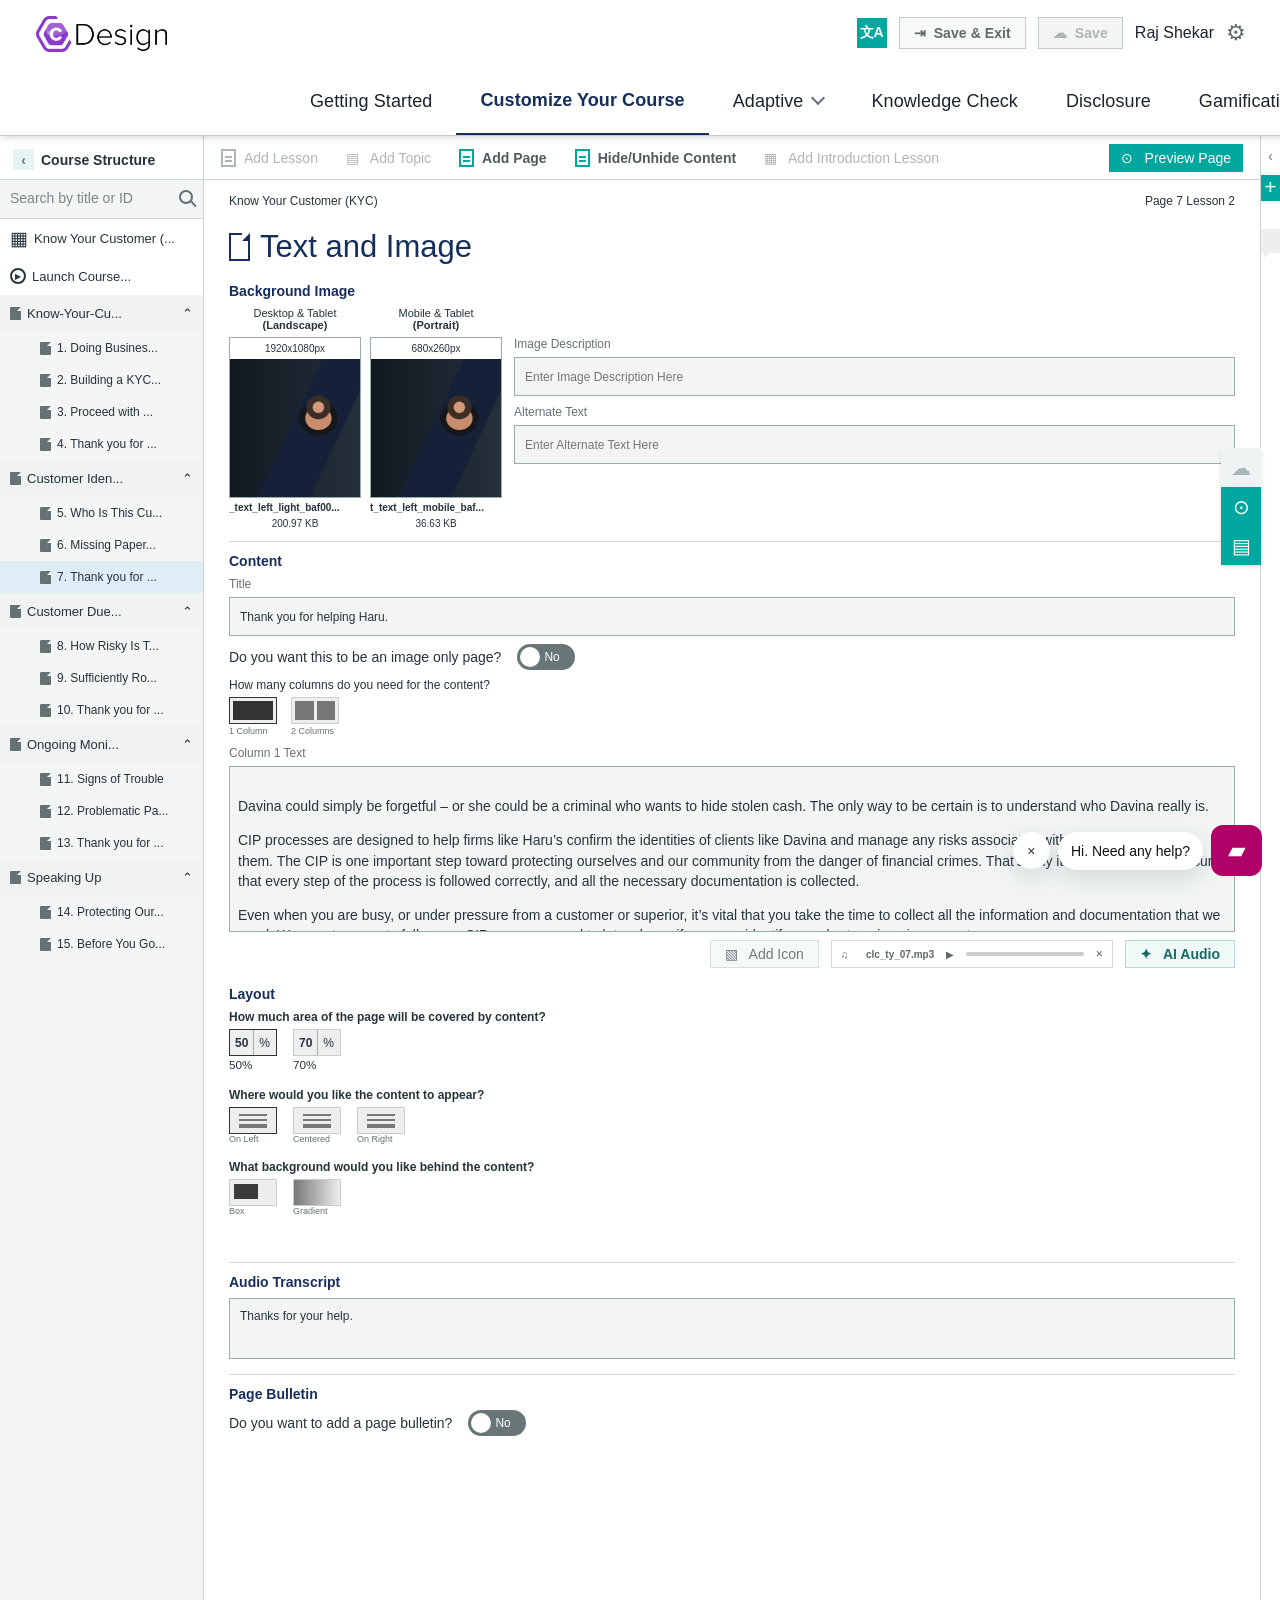
<file: customize-your-course.html>
<!doctype html>
<html lang="en">
<head>
<meta charset="utf-8">
<meta name="viewport" content="width=device-width,initial-scale=1">
<title>CDesign – Text and Image</title>
<style>
  :root{--navy:#162e5c;--teal:#00a79f;--line:#cfd8da;--soft:#f3f6f6;--ink:#25333a;--muted:#6b777b}
  *{box-sizing:border-box}
  html,body{margin:0;font-family:"Proxima Nova","Segoe UI",Arial,sans-serif;color:var(--ink);background:#fff;font-size:14px}
  button,input,textarea{font:inherit}
  .top{height:136px;border-bottom:1px solid #c3cbcb;background:#fff;box-shadow:2px 2px 6px rgba(27,36,43,.16);position:relative;z-index:4}
  .brand{position:absolute;left:36px;top:16px;width:130.5px;height:36px;line-height:1}
  .account{position:absolute;right:34px;top:16px;height:34px;display:flex;align-items:center;gap:12px;color:#596469}
  .lang{width:30px;height:30px;background:var(--teal);color:#fff;display:grid;place-items:center;font-size:14px;font-weight:600}
  .account button{border:1px solid #c3cbcb;background:#f8faf9;color:#5f6a6a;height:32px;padding:0 14px;font-size:14px;font-weight:600;letter-spacing:.08px}
  .account button.disabled{color:#aeb5b6;background:#f3f5f5}
  .account .user{font-size:16px;color:#1b242b;font-weight:400;line-height:1}
  .account .acct-icons{font-size:22px;color:#5f6a6a;line-height:1}
  .mainnav{position:absolute;left:286px;right:232px;bottom:0;height:76px;display:flex;align-items:flex-end;gap:0;white-space:nowrap}
  .mainnav a{color:#1b242b;text-decoration:none;font-size:18px;height:76px;padding:29px 24px 21px;display:flex;align-items:center;line-height:1;letter-spacing:.09px}
  .mainnav a.active{font-weight:600;color:var(--navy);border-bottom:2px solid var(--navy)}
  .chev{margin-left:10px;border:solid #607077;border-width:0 2px 2px 0;padding:4px;transform:rotate(45deg);margin-top:-6px}
  .outline{border:2px solid var(--teal);color:var(--teal);height:32px;padding:0 12px;background:#fff;font-size:12px;font-weight:600;letter-spacing:1.28px;margin-left:14px;transform:translateY(-14px)}
  .outline .btn-icon{font-size:13px;margin-right:7px;line-height:1}
  .workspace{display:grid;grid-template-columns:204px minmax(920px,1fr) 20px}
  .left{border-right:1px solid #cad3d4;background:#f4f5f5;min-height:1490px;position:relative}
  .left-title{height:44px;padding:13px 13px;background:#fff;border-bottom:1px solid var(--line);font-weight:700}
  .back{display:inline-grid;place-items:center;width:21px;height:21px;margin-right:7px;background:#e5f4f3;color:#568282;border-radius:2px}
  .search{height:39px;padding:10px 10px;background:#f4f6f6;border-bottom:1px solid var(--line);color:#7b8588;display:flex;justify-content:space-between}
  .magnify{width:14px;height:14px;border:2px solid #5f7075;border-radius:50%;position:relative}
  .magnify:after{content:"";position:absolute;width:7px;border-top:2px solid #5f7075;right:-6px;bottom:-3px;transform:rotate(48deg)}
  .tree{font-size:12px;overflow:hidden}
  .tree-row{height:32px;display:flex;align-items:center;padding:0 10px;gap:6px;white-space:nowrap}
  .tree-row.group{height:37px;font-size:13px;background:#f1f2f2}
  .tree-row.group.first{background:#fff;height:38px}
  .tree-row.indent{padding-left:40px}
  .tree-row.selected{background:#dfedf7}
  .file{width:11px;height:13px;background:#657273;border-radius:1px;position:relative;flex:0 0 auto}
  .file:after{content:"";position:absolute;right:0;top:0;border-left:4px solid transparent;border-bottom:4px solid #f3f6f6}
  .gridicon{font-size:19px;line-height:1}
  .play{border:2px solid #27363b;border-radius:50%;width:16px;height:16px;display:grid;place-items:center;font-size:8px}
  .ellipsis{overflow:hidden;text-overflow:ellipsis}
  .right-strip{border-left:1px solid #cbd4d5;position:relative}
  .right-strip .collapse{height:39px;background:#fff;display:grid;place-items:center;color:#668083}
  .right-strip .plus{height:26px;background:var(--teal);color:#fff;font-size:21px;text-align:center}
  .comment{margin-top:28px;width:20px;height:24px;background:#eee;border-radius:2px;position:relative}
  .comment:after{content:"";position:absolute;bottom:-5px;left:3px;border-width:5px 5px 0 0;border-style:solid;border-color:#eee transparent transparent transparent}
  .center{min-width:0}
  .tools{height:44px;border-bottom:1px solid var(--line);display:flex;align-items:center;padding:0 17px;gap:28px;color:#596568}
  .tool{display:flex;align-items:center;gap:8px;font-size:14px;font-weight:600}
  .tool.dim{color:#aeb5b6;font-weight:400}
  .docicon{width:15px;height:18px;border:2px solid currentColor;position:relative}
  .docicon:after{content:"";position:absolute;left:2px;right:2px;top:5px;border-top:2px solid currentColor;box-shadow:0 4px currentColor}
  .preview{margin-left:auto;background:var(--teal);border:0;color:#fff;height:28px;padding:0 12px}
  .page{padding:14px 25px 38px;position:relative}
  .crumbline{display:flex;justify-content:space-between;margin:0 0 21px;font-size:12px}
  h1{margin:0 0 18px;color:var(--navy);font-size:31px;font-weight:400;display:flex;gap:10px;align-items:center}
  .pagefile{width:21px;height:28px;border:2px solid var(--navy);position:relative}
  .pagefile:after{content:"";position:absolute;right:-2px;top:-2px;border-left:8px solid white;border-bottom:8px solid var(--navy)}
  h2{font-size:14px;color:var(--navy);margin:0 0 8px;font-weight:700}
  label,.label{display:block;color:#657174;font-size:12px;margin-bottom:6px}
  .bgrow{display:grid;grid-template-columns:132px 132px minmax(350px,1fr);gap:10px 9px;align-items:start}
  .asset-title{text-align:center;font-size:11px;line-height:12px;height:30px}
  .asset{border:1px solid #98aaac}
  .dimension{text-align:center;height:21px;line-height:21px;font-size:10px}
  .portrait{height:138px;background:radial-gradient(circle at 68% 35%,#d29b7b 0 4%,#3d2d27 5% 9%,transparent 10%),radial-gradient(ellipse at 68% 43%,#c88e6d 0 10%,#15171c 11% 15%,transparent 16%),linear-gradient(115deg,transparent 47%,#142139 48% 74%,transparent 75%),linear-gradient(90deg,#111821,#25303b)}
  .portrait.mobile{background-position:center}
  .filename{font-size:10px;font-weight:600;white-space:nowrap;overflow:hidden;text-overflow:ellipsis;margin-top:4px}
  .size{text-align:center;font-size:10px;margin-top:5px}
  .fields{padding:30px 0 0 3px}
  .fields input{height:39px;margin-bottom:9px}
  input.text,textarea.text{width:100%;border:1px solid #9bacad;background:#f3f5f5;color:#27343a;padding:10px;font-size:12px;resize:none}
  .section{border-top:1px solid var(--line);margin-top:12px;padding-top:11px}
  .title-input{height:39px}
  .toggle-line{display:flex;align-items:center;gap:16px;margin:8px 0}
  .toggle{width:58px;height:26px;border-radius:16px;background:#697678;color:#fff;display:flex;align-items:center;padding:3px;font-size:12px}
  .toggle:before{content:"";width:20px;height:20px;border-radius:50%;background:#fff;margin-right:4px}
  .choice-title{font-size:12px;margin:8px 0 5px}
  .choices{display:flex;gap:14px;margin-bottom:10px}
  .choice{font-size:9px;color:#657174;text-align:left}
  .choice .graphic{width:48px;height:27px;border:1px solid #ccd1d2;background:#eee;padding:3px;margin-bottom:2px}
  .choice.active .graphic{border-color:#333}
  .onebar{height:19px;background:#333}
  .twobar{display:flex;gap:3px;height:19px}.twobar i{display:block;flex:1;background:#777}
  .editor{height:166px;padding:15px 8px!important;line-height:1.45;overflow:hidden;background:#f3f5f5;border:1px solid #9bacad;color:#27343a}
  .media-row{display:flex;justify-content:flex-end;gap:12px;flex-wrap:wrap;margin:8px 0 18px}
  .smallbtn{height:28px;border:1px solid #d5dddd;background:#f5faf9;color:#6f797b;padding:0 14px}
  .audio{width:282px;height:28px;border:1px solid #d5dddd;display:flex;align-items:center;gap:12px;padding:0 9px;font-size:10px;color:#60686a}
  .audio__remove{background:none;border:none;padding:0;cursor:pointer;color:#60686a;font-size:12px;line-height:1;margin-left:auto}
  .smallbtn--ai{border-color:#b9d8d6;background:#eef9f8;color:#166a66;font-weight:600}
  .progress{height:4px;background:#ccc;flex:1;border-radius:4px}
  .layout{margin-top:6px;padding-bottom:18px}
  .layout p{font-size:12px;margin:0 0 5px;font-weight:600}
  .minirow{display:flex;gap:16px;margin-bottom:16px}
  .percent{display:flex;width:48px;height:27px;border:1px solid #ccc;background:#eee;align-items:center;font-size:12px}
  .percent.active{border-color:#333}
  .percent b{padding:0 5px}.percent span{border-left:1px solid #aaa;height:100%;display:grid;place-items:center;padding:0 5px}
  .alignbox{width:48px;height:27px;border:1px solid #ccc;background:#eee;display:grid;place-items:center}
  .active .alignbox{border-color:#333}
  .lines{width:28px;height:14px;background:linear-gradient(#777 0 2px,transparent 2px 5px,#777 5px 7px,transparent 7px 10px,#777 10px 12px)}
  .bgbox{width:48px;height:27px;border:1px solid #ccc;background:#eee;padding:4px}.bgbox i{display:block;width:24px;height:15px;background:#3b3b3b}
  .gradient{background:linear-gradient(90deg,#777,#eee)}
  .transcript{height:61px}
  .floating-tools{position:fixed;right:19px;top:448px;width:40px;box-shadow:0 2px 4px #0002;z-index:5}
  .floating-tools div{height:39px;display:grid;place-items:center;background:var(--teal);color:#fff;font-size:20px}
  .floating-tools div:first-child{background:#eff3f3;color:#a9b7b8}
  .help{position:fixed;right:18px;bottom:24px;z-index:8;display:flex;align-items:center;gap:8px}
  .help .x,.help .bubble{background:#fff;box-shadow:0 8px 25px #5b77773b}
  .help .x{width:37px;height:37px;border-radius:50%;display:grid;place-items:center}
  .help .bubble{border-radius:20px;padding:11px 13px;color:#111}
  .help .chat{width:51px;height:51px;border-radius:12px;background:#b00068;color:#fff;display:grid;place-items:center;font-size:23px;margin-left:0}
  .transcript-modal-overlay{position:fixed;inset:0;background:rgba(19,28,36,.34);display:none;align-items:center;justify-content:center;z-index:60;padding:24px}
  .transcript-modal-overlay.is-visible{display:flex}
  .transcript-modal{width:min(560px,100%);background:#fff;border:1px solid #cbd4d5;border-radius:4px;box-shadow:0 16px 40px rgba(27,36,43,.24);padding:22px 24px 18px}
  .transcript-modal__title{margin:0 0 10px;font-size:18px;line-height:1.35;color:#162e5c;font-weight:600}
  .transcript-modal__body{margin:0;color:#25333a;font-size:14px;line-height:1.55}
  .transcript-modal__actions{display:flex;justify-content:flex-end;gap:10px;margin-top:20px}
  .transcript-modal__button{height:32px;padding:0 16px;border-radius:2px;border:1px solid #00a79f;background:#fff;color:#00a79f;font-size:12px;font-weight:600;letter-spacing:.08px;cursor:pointer}
  .transcript-modal__button--primary{background:#00a79f;color:#fff}
  .ai-audio-modal-overlay{position:fixed;inset:0;background:rgba(19,28,36,.34);display:none;align-items:center;justify-content:center;z-index:65;padding:24px}
  .ai-audio-modal-overlay.is-visible{display:flex}
  .ai-audio-modal{width:min(720px,100%);max-height:min(90vh,820px);overflow:auto;background:#fff;border:1px solid #cbd4d5;border-radius:4px;box-shadow:0 16px 40px rgba(27,36,43,.24);padding:22px 24px 20px}
  .ai-audio-modal__header{display:flex;justify-content:space-between;align-items:center;gap:16px;margin-bottom:14px}
  .ai-audio-modal__title{margin:0;font-size:20px;line-height:1.3;color:#162e5c;font-weight:600}
  .ai-audio-modal__close{border:none;background:none;color:#5f6a6a;font-size:24px;line-height:1;cursor:pointer;padding:0}
  .ai-audio-modal__label{display:block;color:#657174;font-size:12px;margin:12px 0 6px}
  .ai-audio-modal__textarea{width:100%;min-height:150px;border:1px solid #9bacad;background:#f3f5f5;color:#27343a;padding:10px;font-size:12px;resize:vertical}
  .ai-audio-modal__option-row{display:flex;align-items:center;justify-content:space-between;gap:12px;margin-top:12px}
  .ai-audio-modal__checkbox{display:flex;align-items:center;gap:8px;font-size:13px;color:#25333a}
  .ai-audio-modal__utility-row{display:flex;justify-content:space-between;align-items:center;gap:12px;margin-top:10px;flex-wrap:wrap}
  .ai-audio-modal__secondary{height:32px;padding:0 12px;border:1px solid #c3cbcb;background:#fff;color:#5f6a6a;font-size:12px;font-weight:600;cursor:pointer}
  .ai-audio-modal__selects-row{display:flex;gap:12px;margin-top:12px;flex-wrap:wrap}
  .ai-audio-modal__select-group{display:flex;flex-direction:column;gap:5px;flex:1;min-width:150px}
  .ai-audio-modal__select-label{font-size:11px;color:#657174;font-weight:600}
  .ai-audio-modal__select{height:32px;border:1px solid #9bacad;background:#f3f5f5;color:#27343a;padding:0 8px;font-size:12px;width:100%}
  .page-pronunciation-icon{background:none;border:none;padding:0 0 0 6px;cursor:pointer;color:#00a79f;font-size:15px;vertical-align:middle;line-height:1;opacity:.7}
  .page-pronunciation-icon.is-active{opacity:1}
  .page-pronunciation-block{display:none;margin-top:8px}
  .page-pronunciation-block.is-visible{display:block}
  .page-pronunciation-actions{display:flex;justify-content:flex-end;margin-bottom:5px}
  .page-pronunciation-copy{height:26px;padding:0 10px;border:1px solid #c3cbcb;background:#fff;color:#5f6a6a;font-size:11px;cursor:pointer}
  .ai-audio-modal__pronunciation{display:none;margin-top:10px}
  .ai-audio-modal__pronunciation.is-visible{display:block}
  .ai-audio-modal__status{display:none;margin-top:16px;padding:10px 12px;background:#eef9f8;border:1px solid #b9d8d6;color:#166a66;font-size:12px}
  .ai-audio-modal__status.is-visible{display:block}
  .ai-audio-modal__preview{display:none;margin-top:16px;padding-top:14px;border-top:1px solid #dfe6e7}
  .ai-audio-modal__preview.is-visible{display:block}
  .ai-audio-modal__preview-title{margin:0 0 10px;color:#162e5c;font-size:14px;font-weight:600}
  .ai-audio-modal__footer{display:flex;justify-content:flex-end;gap:10px;margin-top:18px;flex-wrap:wrap}
  .ai-audio-modal__button{height:32px;padding:0 16px;border-radius:2px;border:1px solid #00a79f;background:#fff;color:#00a79f;font-size:12px;font-weight:600;letter-spacing:.08px;cursor:pointer}
  .ai-audio-modal__button--primary{background:#00a79f;color:#fff}
  .ai-audio-modal__button--accept{display:none}
  .ai-audio-modal__button--accept.is-visible{display:inline-flex;align-items:center}
  @media(max-width:1050px){.mainnav{left:210px;right:20px;gap:4px}.mainnav a{font-size:18px;padding:29px 12px 21px}.mainnav a:nth-child(n+5){display:none}.outline{display:none}.brand{font-size:32px;top:16px}.brand-logo{width:32px;height:32px}.account{gap:6px;right:16px}.account .user{font-size:16px}.account .acct-icons{font-size:16px}.workspace{grid-template-columns:190px minmax(720px,1fr) 18px}.tools{gap:12px}.bgrow{grid-template-columns:130px 130px minmax(300px,1fr)}}
</style>
</head>
<body>
<header class="top">
  <div class="brand"><div data-name="Design_default" style="position:relative;width:130.5px;height:36px;"><img alt="" src="assets/a2aa491941b47983483d223e826dc4afe3abf73d.png" style="position:absolute;inset:0;width:100%;height:100%;max-width:none;object-fit:cover;pointer-events:none;display:block;"></div></div>
  <div class="account"><span class="lang">文A</span><button>⇥&nbsp; Save &amp; Exit</button><button class="disabled">☁&nbsp; Save</button><span class="user">Raj Shekar</span><span class="acct-icons">⚙</span></div>
  <nav class="mainnav">
    <a href="index.html">Getting Started</a><a class="active">Customize Your Course</a><a>Adaptive <i class="chev"></i></a>
    <a>Knowledge Check</a><a>Disclosure</a><a>Gamification</a><a>Features</a>
    <button class="outline"><span class="btn-icon">⊙</span>Preview Course</button><button class="outline"><span class="btn-icon">↕</span>Import/Export XML</button>
  </nav>
</header>
<div class="workspace">
  <aside class="left">
    <div class="left-title"><span class="back">‹</span>Course Structure</div>
    <div class="search"><span>Search by title or ID</span><span class="magnify"></span></div>
    <div class="tree">
      <div class="tree-row group first"><span class="gridicon">▦</span><span class="ellipsis">Know Your Customer (...</span></div>
      <div class="tree-row group first"><span class="play">▶</span><span class="ellipsis">Launch Course...</span></div>
      <div class="tree-row group"><span class="file"></span><span class="ellipsis">Know-Your-Cu...</span><span style="margin-left:auto">⌃</span></div>
      <div class="tree-row indent"><span class="file"></span><span>1. Doing Busines...</span></div>
      <div class="tree-row indent"><span class="file"></span><span>2. Building a KYC...</span></div>
      <div class="tree-row indent"><span class="file"></span><span>3. Proceed with ...</span></div>
      <div class="tree-row indent"><span class="file"></span><span>4. Thank you for ...</span></div>
      <div class="tree-row group"><span class="file"></span><span>Customer Iden...</span><span style="margin-left:auto">⌃</span></div>
      <div class="tree-row indent"><span class="file"></span><span>5. Who Is This Cu...</span></div>
      <div class="tree-row indent"><span class="file"></span><span>6. Missing Paper...</span></div>
      <div class="tree-row indent selected"><span class="file"></span><span>7. Thank you for ...</span></div>
      <div class="tree-row group"><span class="file"></span><span>Customer Due...</span><span style="margin-left:auto">⌃</span></div>
      <div class="tree-row indent"><span class="file"></span><span>8. How Risky Is T...</span></div>
      <div class="tree-row indent"><span class="file"></span><span>9. Sufficiently Ro...</span></div>
      <div class="tree-row indent"><span class="file"></span><span>10. Thank you for ...</span></div>
      <div class="tree-row group"><span class="file"></span><span>Ongoing Moni...</span><span style="margin-left:auto">⌃</span></div>
      <div class="tree-row indent"><span class="file"></span><span>11. Signs of Trouble</span></div>
      <div class="tree-row indent"><span class="file"></span><span>12. Problematic Pa...</span></div>
      <div class="tree-row indent"><span class="file"></span><span>13. Thank you for ...</span></div>
      <div class="tree-row group"><span class="file"></span><span>Speaking Up</span><span style="margin-left:auto">⌃</span></div>
      <div class="tree-row indent"><span class="file"></span><span>14. Protecting Our...</span></div>
      <div class="tree-row indent"><span class="file"></span><span>15. Before You Go...</span></div>
    </div>
  </aside>
  <main class="center">
    <div class="tools">
      <div class="tool dim"><span class="docicon"></span>Add Lesson</div><div class="tool dim">▤ &nbsp; Add Topic</div>
      <div class="tool" style="color:var(--teal)"><span class="docicon"></span><span style="color:#505b5e">Add Page</span></div>
      <div class="tool" style="color:var(--teal)"><span class="docicon"></span><span style="color:#505b5e">Hide/Unhide Content</span></div>
      <div class="tool dim">▦ &nbsp; Add Introduction Lesson</div><button class="preview">⊙ &nbsp; Preview Page</button>
    </div>
    <div class="page">
      <div class="crumbline"><span>Know Your Customer (KYC)</span><span>Page 7 Lesson 2</span></div>
      <h1><span class="pagefile"></span>Text and Image</h1>
      <h2>Background Image</h2>
      <div class="bgrow">
        <div><div class="asset-title">Desktop &amp; Tablet<br><b>(Landscape)</b></div><div class="asset"><div class="dimension">1920x1080px</div><div class="portrait"></div></div><div class="filename">_text_left_light_baf00...</div><div class="size">200.97 KB</div></div>
        <div><div class="asset-title">Mobile &amp; Tablet<br><b>(Portrait)</b></div><div class="asset"><div class="dimension">680x260px</div><div class="portrait mobile"></div></div><div class="filename">t_text_left_mobile_baf...</div><div class="size">36.63 KB</div></div>
        <div class="fields"><label>Image Description</label><input class="text" placeholder="Enter Image Description Here"><label>Alternate Text</label><input class="text" placeholder="Enter Alternate Text Here"></div>
      </div>
      <section class="section">
        <h2>Content</h2><label>Title</label><input class="text title-input" value="Thank you for helping Haru.">
        <div class="toggle-line"><span>Do you want this to be an image only page?</span><span class="toggle">No</span></div>
        <div class="choice-title">How many columns do you need for the content?</div>
        <div class="choices"><div class="choice active"><div class="graphic"><div class="onebar"></div></div>1 Column</div><div class="choice"><div class="graphic"><div class="twobar"><i></i><i></i></div></div>2 Columns</div></div>
        <label>Column 1 Text</label>
        <div class="text editor" contenteditable="true">
          <p>Davina could simply be forgetful – or she could be a criminal who wants to hide stolen cash. The only way to be certain is to understand who Davina really is.</p>
          <p>CIP processes are designed to help firms like Haru’s confirm the identities of clients like Davina and manage any risks associated with doing business with them. The CIP is one important step toward protecting ourselves and our community from the danger of financial crimes. That’s why it’s important to make sure that every step of the process is followed correctly, and all the necessary documentation is collected.</p>
          <p>Even when you are busy, or under pressure from a customer or superior, it’s vital that you take the time to collect all the information and documentation that we need. We count on you to follow our CIP processes and to let us know if you ever identify any shortcomings in our system.</p>
        </div>
        <div class="media-row"><button class="smallbtn">▧ &nbsp; Add Icon</button><div class="audio" id="audio-player">♫ &nbsp; <b id="audio-filename">clc_ty_07.mp3</b><span>▶</span><span class="progress"></span><button type="button" class="audio__remove" aria-label="Remove audio">×</button></div><button type="button" class="smallbtn" id="add-audio-btn" style="display:none">&#9834; &nbsp; Add Audio</button><button type="button" class="smallbtn smallbtn--ai" id="ai-audio-btn">&#10022; &nbsp; AI Audio</button><input type="file" id="audio-file-input" accept=".mp3,audio/mpeg" style="display:none"></div>
        <div class="layout">
          <h2>Layout</h2>
          <p>How much area of the page will be covered by content?</p>
          <div class="minirow"><div><div class="percent active"><b>50</b><span>%</span></div><small>50%</small></div><div><div class="percent"><b>70</b><span>%</span></div><small>70%</small></div></div>
          <p>Where would you like the content to appear?</p>
          <div class="minirow"><div class="choice active"><div class="alignbox"><span class="lines"></span></div>On Left</div><div class="choice"><div class="alignbox"><span class="lines"></span></div>Centered</div><div class="choice"><div class="alignbox"><span class="lines"></span></div>On Right</div></div>
          <p>What background would you like behind the content?</p>
          <div class="minirow"><div class="choice active"><div class="bgbox"><i></i></div>Box</div><div class="choice"><div class="bgbox gradient"></div>Gradient</div></div>
        </div>
      </section>
      <section class="section">
        <h2>Audio Transcript<button type="button" class="page-pronunciation-icon" id="page-pronunciation-toggle" style="display:none" title="Custom pronunciations active — click to toggle">&#128263;</button></h2>
        <textarea class="text transcript">Thanks for your help.</textarea>
        <div class="page-pronunciation-block" id="page-pronunciation-block">
          <div class="page-pronunciation-actions"><button type="button" class="page-pronunciation-copy" id="page-pronunciation-copy">Copy transcript to pronunciation</button></div>
          <textarea class="text" id="page-pronunciation-field" style="min-height:60px" placeholder="Custom pronunciation text…"></textarea>
        </div>
      </section>
      <section class="section"><h2>Page Bulletin</h2><div class="toggle-line"><span>Do you want to add a page bulletin?</span><span class="toggle">No</span></div></section>
    </div>
  </main>
  <aside class="right-strip"><div class="collapse">‹</div><div class="plus">+</div><div class="comment"></div></aside>
</div>
<div class="floating-tools"><div>☁</div><div>⊙</div><div>▤</div></div>
<div class="help"><div class="x">×</div><div class="bubble">Hi. Need any help?</div><div class="chat">▰</div></div>
<div class="ai-audio-modal-overlay" id="ai-audio-modal-overlay">
  <div class="ai-audio-modal" role="dialog" aria-modal="true" aria-labelledby="ai-audio-modal-title">
    <div class="ai-audio-modal__header">
      <h2 class="ai-audio-modal__title" id="ai-audio-modal-title">AI Audio</h2>
      <button type="button" class="ai-audio-modal__close" id="ai-audio-close" aria-label="Close">×</button>
    </div>
    <label class="ai-audio-modal__label" for="ai-audio-transcript">Transcript</label>
    <textarea class="ai-audio-modal__textarea" id="ai-audio-transcript"></textarea>
    <div class="ai-audio-modal__option-row">
      <label class="ai-audio-modal__checkbox"><input type="checkbox" id="ai-audio-pronunciations-toggle"> <span>Use custom pronunciations.</span></label>
    </div>
    <div class="ai-audio-modal__selects-row">
      <div class="ai-audio-modal__select-group">
        <label class="ai-audio-modal__select-label" for="ai-audio-voice-select">Voice</label>
        <select class="ai-audio-modal__select" id="ai-audio-voice-select">
          <option value="male1">Male 1</option>
          <option value="male2">Male 2</option>
          <option value="female1">Female 1</option>
          <option value="female2">Female 2</option>
        </select>
      </div>
      <div class="ai-audio-modal__select-group">
        <label class="ai-audio-modal__select-label" for="ai-audio-tone-select">Tone</label>
        <select class="ai-audio-modal__select" id="ai-audio-tone-select">
          <option value="formal">Formal</option>
          <option value="friendly">Friendly</option>
          <option value="neutral">Neutral</option>
          <option value="professional">Professional</option>
        </select>
      </div>
    </div>
    <div class="ai-audio-modal__pronunciation" id="ai-audio-pronunciation-block">
      <div class="ai-audio-modal__utility-row">
        <label class="ai-audio-modal__label" for="ai-audio-pronunciations">Pronunciation Text</label>
        <button type="button" class="ai-audio-modal__secondary" id="ai-audio-copy-transcript">Copy From Transcript</button>
      </div>
      <textarea class="ai-audio-modal__textarea" id="ai-audio-pronunciations"></textarea>
    </div>
    <div class="ai-audio-modal__status" id="ai-audio-status">Generating audio preview...</div>
    <div class="ai-audio-modal__preview" id="ai-audio-preview">
      <p class="ai-audio-modal__preview-title">Generated Audio Preview</p>
      <div class="audio">♫ &nbsp; <b id="ai-generated-filename">ai_generated_page_audio.mp3</b><span>▶</span><span class="progress"></span></div>
    </div>
    <div class="ai-audio-modal__footer">
      <button type="button" class="ai-audio-modal__button" id="ai-audio-cancel">Cancel</button>
      <button type="button" class="ai-audio-modal__button ai-audio-modal__button--accept" id="ai-audio-accept">Accept Audio</button>
      <button type="button" class="ai-audio-modal__button ai-audio-modal__button--primary" id="ai-audio-generate">Generate</button>
    </div>
  </div>
</div>
<script>
  (function () {
    var transcriptField = document.querySelector('.transcript');
    if (!transcriptField) {
      return;
    }

    var translationAssistPreferenceKey = 'cat.translationAssistEnabled';
    var reviewDelayMs = 3000;
    var reviewTimer = null;
    var transcriptReviewModal = null;
    var acknowledgedTranscriptValue = transcriptField.value;

    function isTranslationAssistEnabled() {
      try {
        return window.localStorage.getItem(translationAssistPreferenceKey) === 'true';
      } catch (error) {
        return false;
      }
    }

    function ensureTranscriptReviewModal() {
      if (transcriptReviewModal) {
        return transcriptReviewModal;
      }

      transcriptReviewModal = document.createElement('div');
      transcriptReviewModal.className = 'transcript-modal-overlay';
      transcriptReviewModal.innerHTML = '' +
        '<div class="transcript-modal" role="dialog" aria-modal="true" aria-labelledby="transcript-review-title">' +
          '<h2 id="transcript-review-title" class="transcript-modal__title">Transcript updated</h2>' +
          '<p class="transcript-modal__body">We have noticed that you have edited the transcript. Do you wish to regenerate the page audio for this page?</p>' +
          '<div class="transcript-modal__actions">' +
            '<button type="button" class="transcript-modal__button transcript-modal__button--cancel">Cancel</button>' +
            '<button type="button" class="transcript-modal__button transcript-modal__button--primary transcript-modal__button--yes">Yes</button>' +
          '</div>' +
        '</div>';

      transcriptReviewModal.addEventListener('click', function (event) {
        if (event.target === transcriptReviewModal) {
          closeTranscriptReviewModal();
        }
      });

      transcriptReviewModal.querySelector('.transcript-modal__button--cancel').addEventListener('click', closeTranscriptReviewModal);
      transcriptReviewModal.querySelector('.transcript-modal__button--yes').addEventListener('click', function () {
        acknowledgedTranscriptValue = transcriptField.value;
        closeTranscriptReviewModal();
        openAiAudioModal();
      });

      document.body.appendChild(transcriptReviewModal);
      return transcriptReviewModal;
    }

    function closeTranscriptReviewModal() {
      if (!transcriptReviewModal) {
        return;
      }

      acknowledgedTranscriptValue = transcriptField.value;
      transcriptReviewModal.classList.remove('is-visible');
    }

    function showTranscriptReviewModal() {
      if (!isTranslationAssistEnabled()) {
        return;
      }

      if (transcriptField.value === acknowledgedTranscriptValue) {
        return;
      }

      ensureTranscriptReviewModal().classList.add('is-visible');
    }

    function scheduleTranscriptReviewModal() {
      if (reviewTimer) {
        window.clearTimeout(reviewTimer);
      }

      reviewTimer = window.setTimeout(function () {
        showTranscriptReviewModal();
      }, reviewDelayMs);
    }

    transcriptField.addEventListener('input', function () {
      scheduleTranscriptReviewModal();
    });

    transcriptField.addEventListener('paste', function () {
      scheduleTranscriptReviewModal();
    });

    var audioPlayer = document.getElementById('audio-player');
    var addAudioBtn = document.getElementById('add-audio-btn');
    var aiAudioBtn = document.getElementById('ai-audio-btn');
    var audioFileInput = document.getElementById('audio-file-input');
    var audioFilename = document.getElementById('audio-filename');
    var aiAudioOverlay = document.getElementById('ai-audio-modal-overlay');
    var aiAudioTranscriptField = document.getElementById('ai-audio-transcript');
    var aiAudioPronunciationsToggle = document.getElementById('ai-audio-pronunciations-toggle');
    var aiAudioPronunciationBlock = document.getElementById('ai-audio-pronunciation-block');
    var aiAudioPronunciationsField = document.getElementById('ai-audio-pronunciations');
    var aiAudioCopyTranscriptBtn = document.getElementById('ai-audio-copy-transcript');
    var aiAudioStatus = document.getElementById('ai-audio-status');
    var pagePronunciationToggle = document.getElementById('page-pronunciation-toggle');
    var pagePronunciationBlock = document.getElementById('page-pronunciation-block');
    var pagePronunciationField = document.getElementById('page-pronunciation-field');
    var pagePronunciationCopy = document.getElementById('page-pronunciation-copy');
    var aiAudioPreview = document.getElementById('ai-audio-preview');
    var aiGeneratedFilename = document.getElementById('ai-generated-filename');
    var aiAudioGenerateBtn = document.getElementById('ai-audio-generate');
    var aiAudioAcceptBtn = document.getElementById('ai-audio-accept');
    var aiAudioCancelBtn = document.getElementById('ai-audio-cancel');
    var aiAudioCloseBtn = document.getElementById('ai-audio-close');
    var pronunciationDraft = '';
    var generatedAudioFileName = '';
    var generationTimer = null;

    function getPlainTranscriptText() {
      var columnEditor = document.querySelector('.editor');
      if (!columnEditor) {
        return '';
      }

      return columnEditor.innerText.replace(/\n{3,}/g, '\n\n').trim();
    }

    function closeAiAudioModal() {
      if (!aiAudioOverlay) {
        return;
      }

      if (generationTimer) {
        window.clearTimeout(generationTimer);
        generationTimer = null;
      }

      if (aiAudioPronunciationsField) {
        pronunciationDraft = aiAudioPronunciationsField.value;
      }

      if (aiAudioTranscriptField && transcriptField) {
        transcriptField.value = aiAudioTranscriptField.value;
        acknowledgedTranscriptValue = transcriptField.value;
      }

      if (pronunciationDraft.trim() && pagePronunciationToggle) {
        pagePronunciationToggle.style.display = '';
        pagePronunciationToggle.classList.add('is-active');
        if (pagePronunciationField) {
          pagePronunciationField.value = pronunciationDraft;
        }
      }

      aiAudioOverlay.classList.remove('is-visible');
      aiAudioStatus.classList.remove('is-visible');
    }

    function openAiAudioModal() {
      if (!aiAudioOverlay || !aiAudioTranscriptField) {
        return;
      }

      aiAudioTranscriptField.value = transcriptField.value.trim() || getPlainTranscriptText();
      aiAudioPronunciationsField.value = pronunciationDraft;
      aiAudioPronunciationBlock.classList.toggle('is-visible', aiAudioPronunciationsToggle.checked);
      aiAudioPreview.classList.remove('is-visible');
      aiAudioStatus.classList.remove('is-visible');
      aiAudioAcceptBtn.classList.remove('is-visible');
      generatedAudioFileName = '';
      aiAudioOverlay.classList.add('is-visible');
    }
    if (audioPlayer && addAudioBtn && audioFileInput) {
      audioPlayer.querySelector('.audio__remove').addEventListener('click', function () {
        audioPlayer.style.display = 'none';
        addAudioBtn.style.display = '';
      });
      addAudioBtn.addEventListener('click', function () {
        audioFileInput.value = '';
        audioFileInput.click();
      });
      audioFileInput.addEventListener('change', function () {
        var file = audioFileInput.files && audioFileInput.files[0];
        if (!file) {
          return;
        }
        if (audioFilename) {
          audioFilename.textContent = file.name;
        }
        addAudioBtn.style.display = 'none';
        audioPlayer.style.display = '';
      });
    }

    if (aiAudioBtn && aiAudioOverlay && aiAudioPronunciationsToggle && aiAudioPronunciationsField && aiAudioCopyTranscriptBtn && aiAudioGenerateBtn && aiAudioAcceptBtn && aiAudioCancelBtn && aiAudioCloseBtn && aiGeneratedFilename) {
      aiAudioBtn.addEventListener('click', openAiAudioModal);
      aiAudioOverlay.addEventListener('click', function (event) {
        if (event.target === aiAudioOverlay) {
          closeAiAudioModal();
        }
      });
      aiAudioCloseBtn.addEventListener('click', closeAiAudioModal);
      aiAudioCancelBtn.addEventListener('click', closeAiAudioModal);
      aiAudioPronunciationsToggle.addEventListener('change', function () {
        aiAudioPronunciationBlock.classList.toggle('is-visible', aiAudioPronunciationsToggle.checked);
      });
      aiAudioPronunciationsField.addEventListener('input', function () {
        pronunciationDraft = aiAudioPronunciationsField.value;
      });
      aiAudioCopyTranscriptBtn.addEventListener('click', function () {
        aiAudioPronunciationsField.value = aiAudioTranscriptField.value;
        pronunciationDraft = aiAudioPronunciationsField.value;
      });
      if (pagePronunciationToggle && pagePronunciationBlock) {
        pagePronunciationToggle.addEventListener('click', function () {
          pagePronunciationBlock.classList.toggle('is-visible');
        });
      }
      if (pagePronunciationCopy && pagePronunciationField && transcriptField) {
        pagePronunciationCopy.addEventListener('click', function () {
          pagePronunciationField.value = transcriptField.value;
        });
      }
      aiAudioGenerateBtn.addEventListener('click', function () {
        aiAudioStatus.classList.add('is-visible');
        aiAudioPreview.classList.remove('is-visible');
        aiAudioAcceptBtn.classList.remove('is-visible');
        generatedAudioFileName = '';

        if (generationTimer) {
          window.clearTimeout(generationTimer);
        }

        generationTimer = window.setTimeout(function () {
          generatedAudioFileName = 'ai_generated_page_audio.mp3';
          aiGeneratedFilename.textContent = generatedAudioFileName;
          aiAudioStatus.classList.remove('is-visible');
          aiAudioPreview.classList.add('is-visible');
          aiAudioAcceptBtn.classList.add('is-visible');
          generationTimer = null;
        }, 1300);
      });
      aiAudioAcceptBtn.addEventListener('click', function () {
        if (!generatedAudioFileName) {
          return;
        }

        if (audioFilename) {
          audioFilename.textContent = generatedAudioFileName;
        }
        addAudioBtn.style.display = 'none';
        audioPlayer.style.display = '';
        closeAiAudioModal();
      });
    }
  })();
</script>
</body>
</html>
</file>
